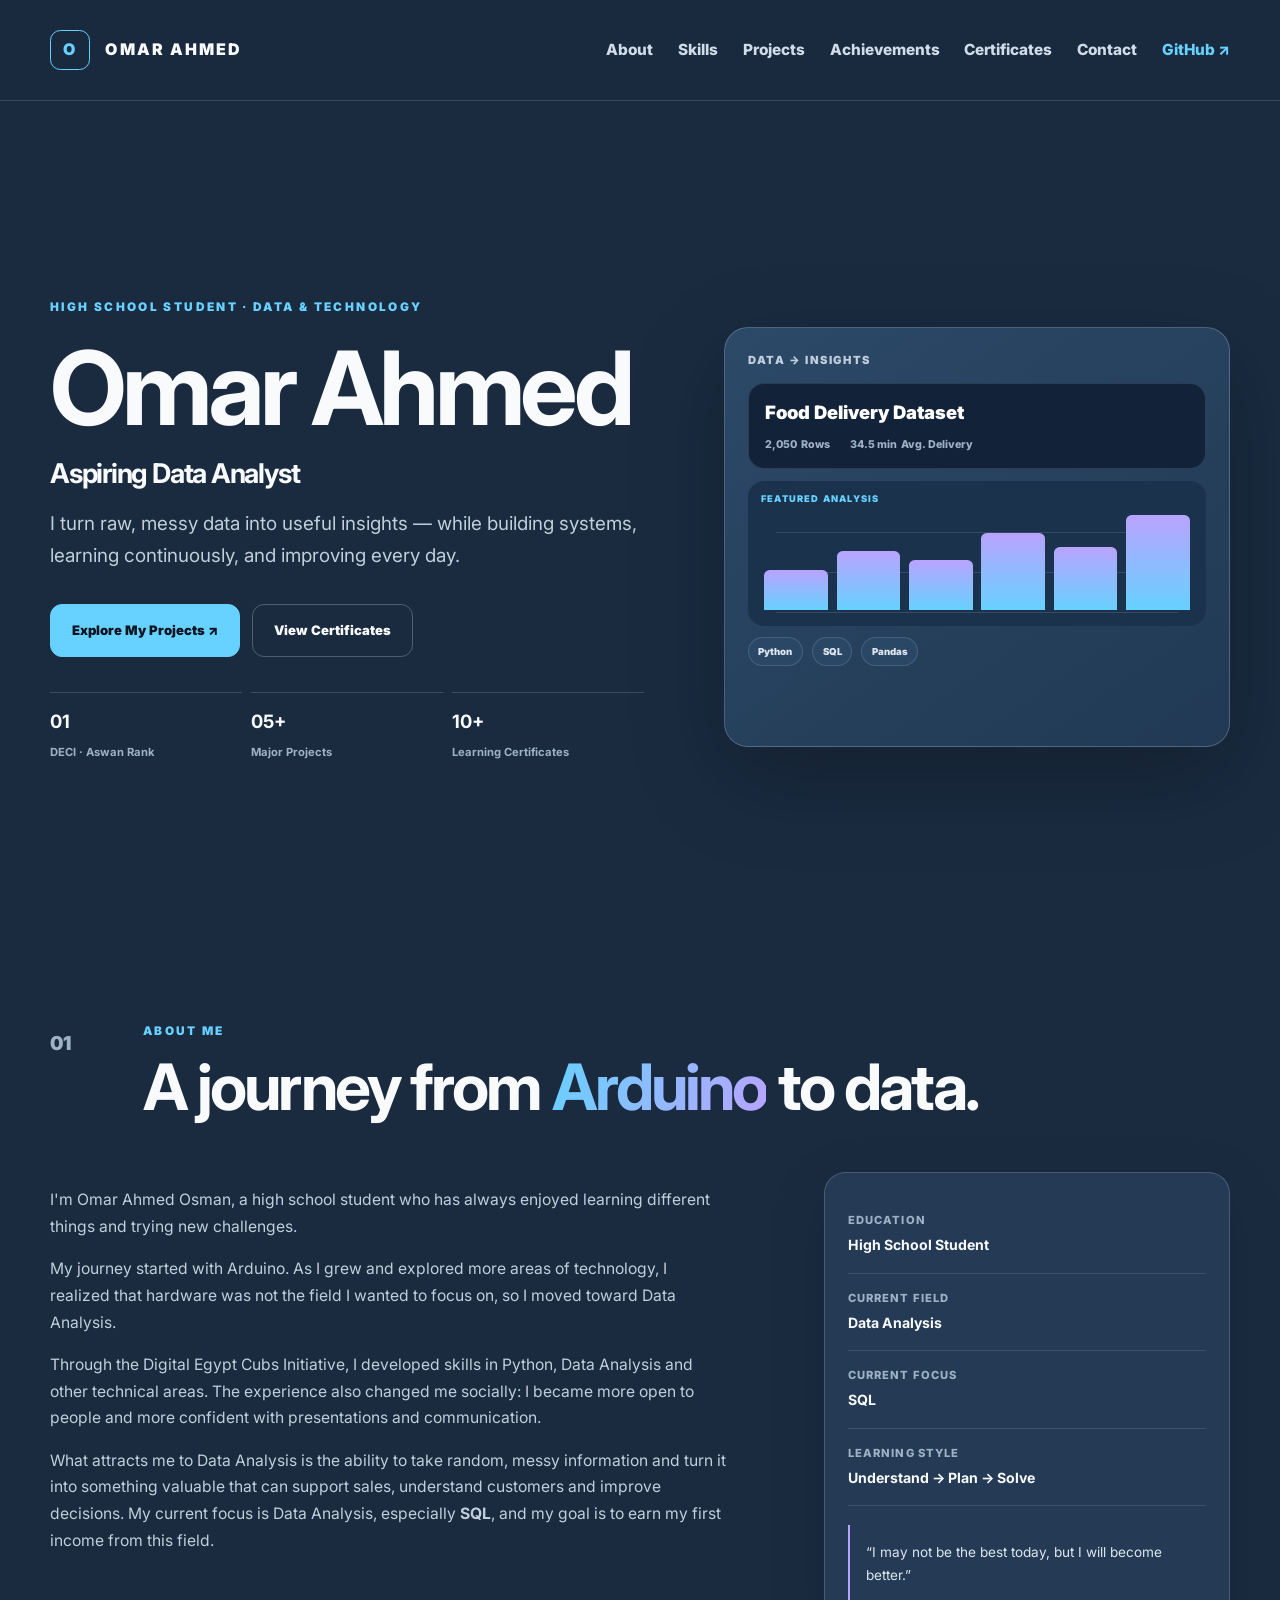
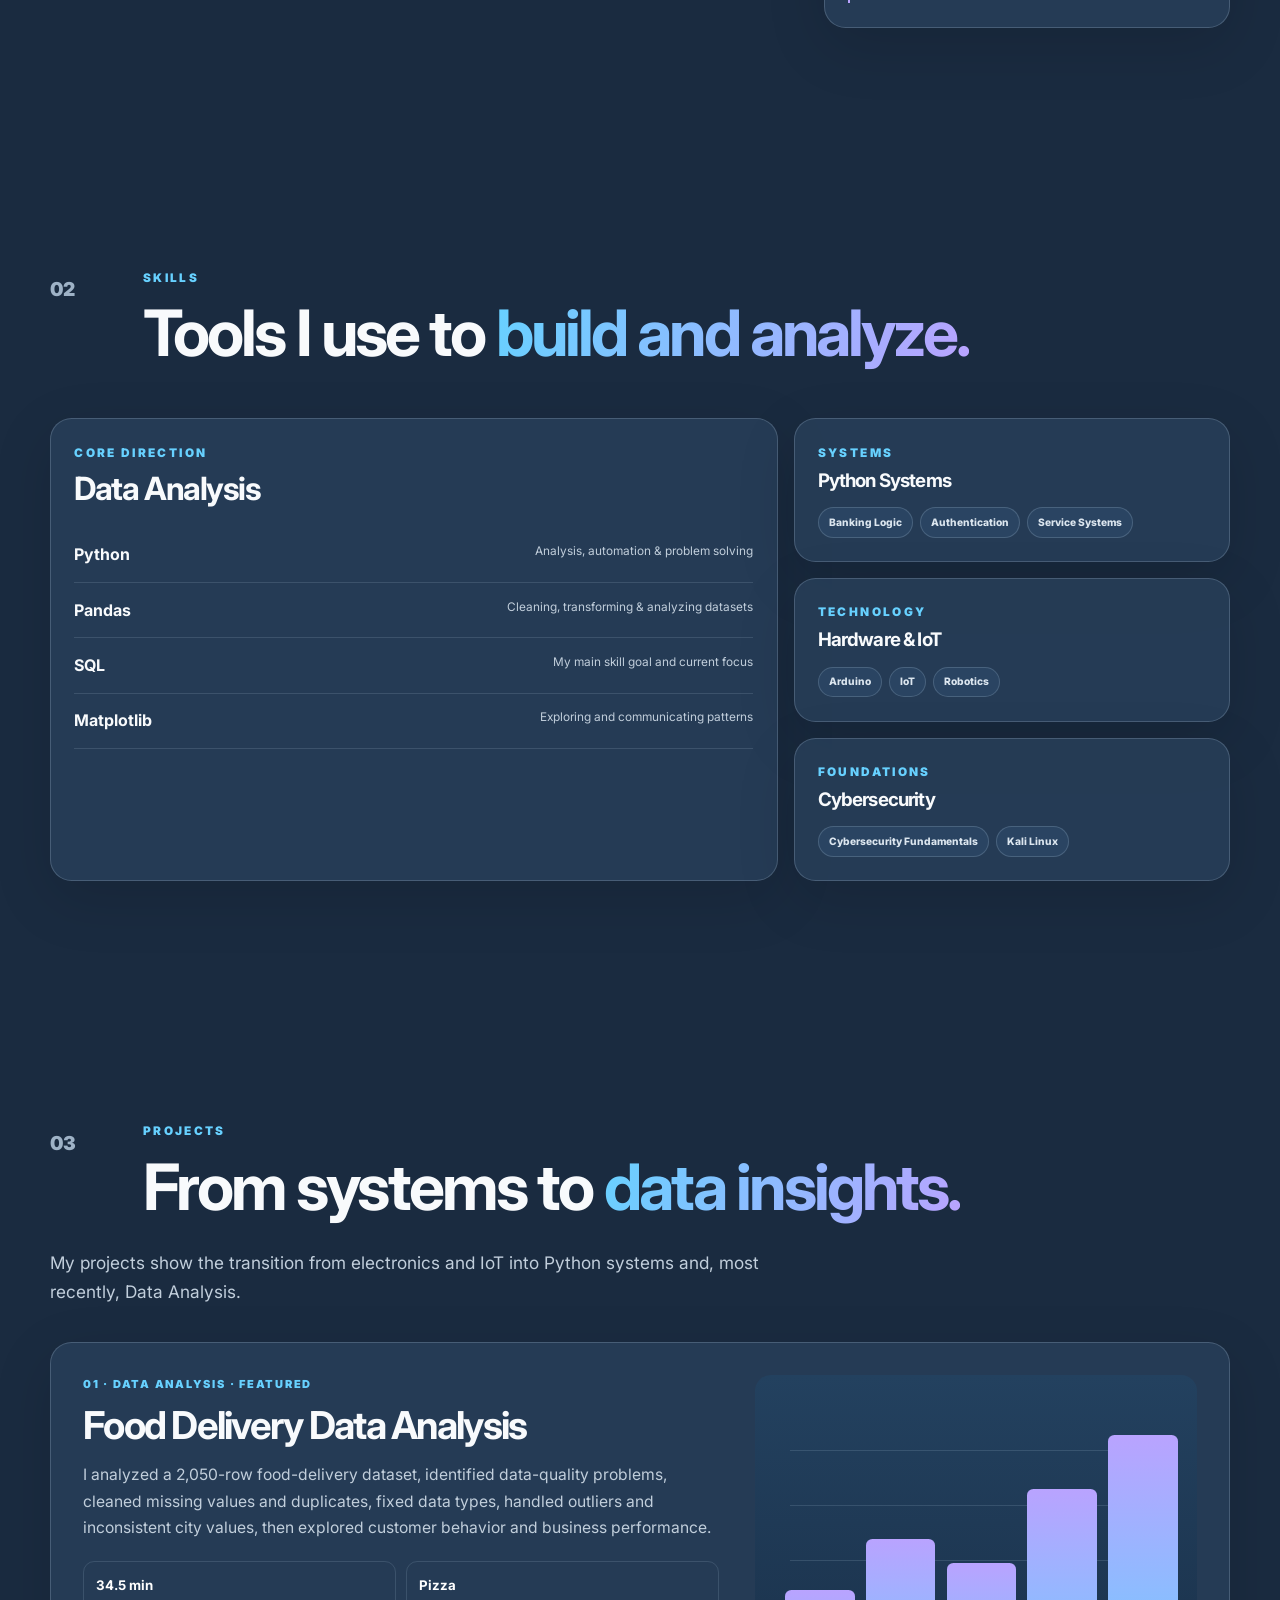
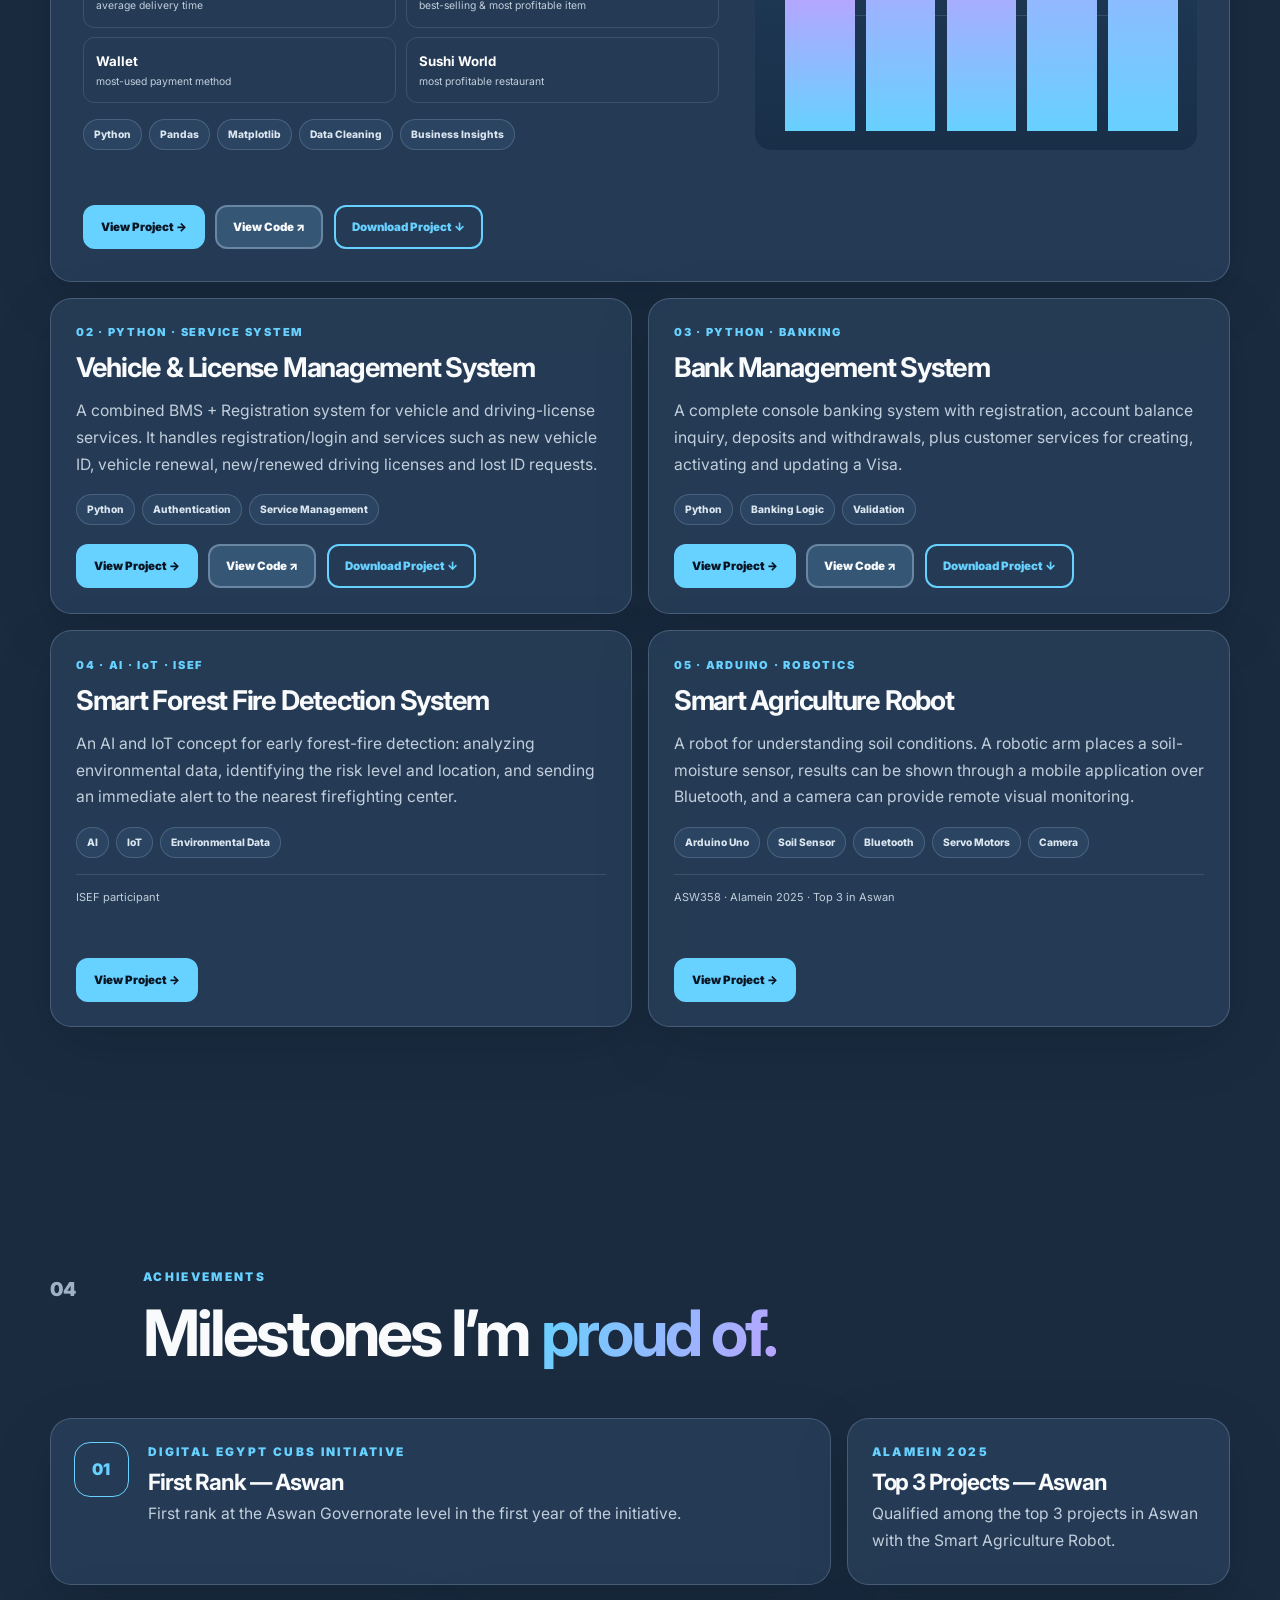
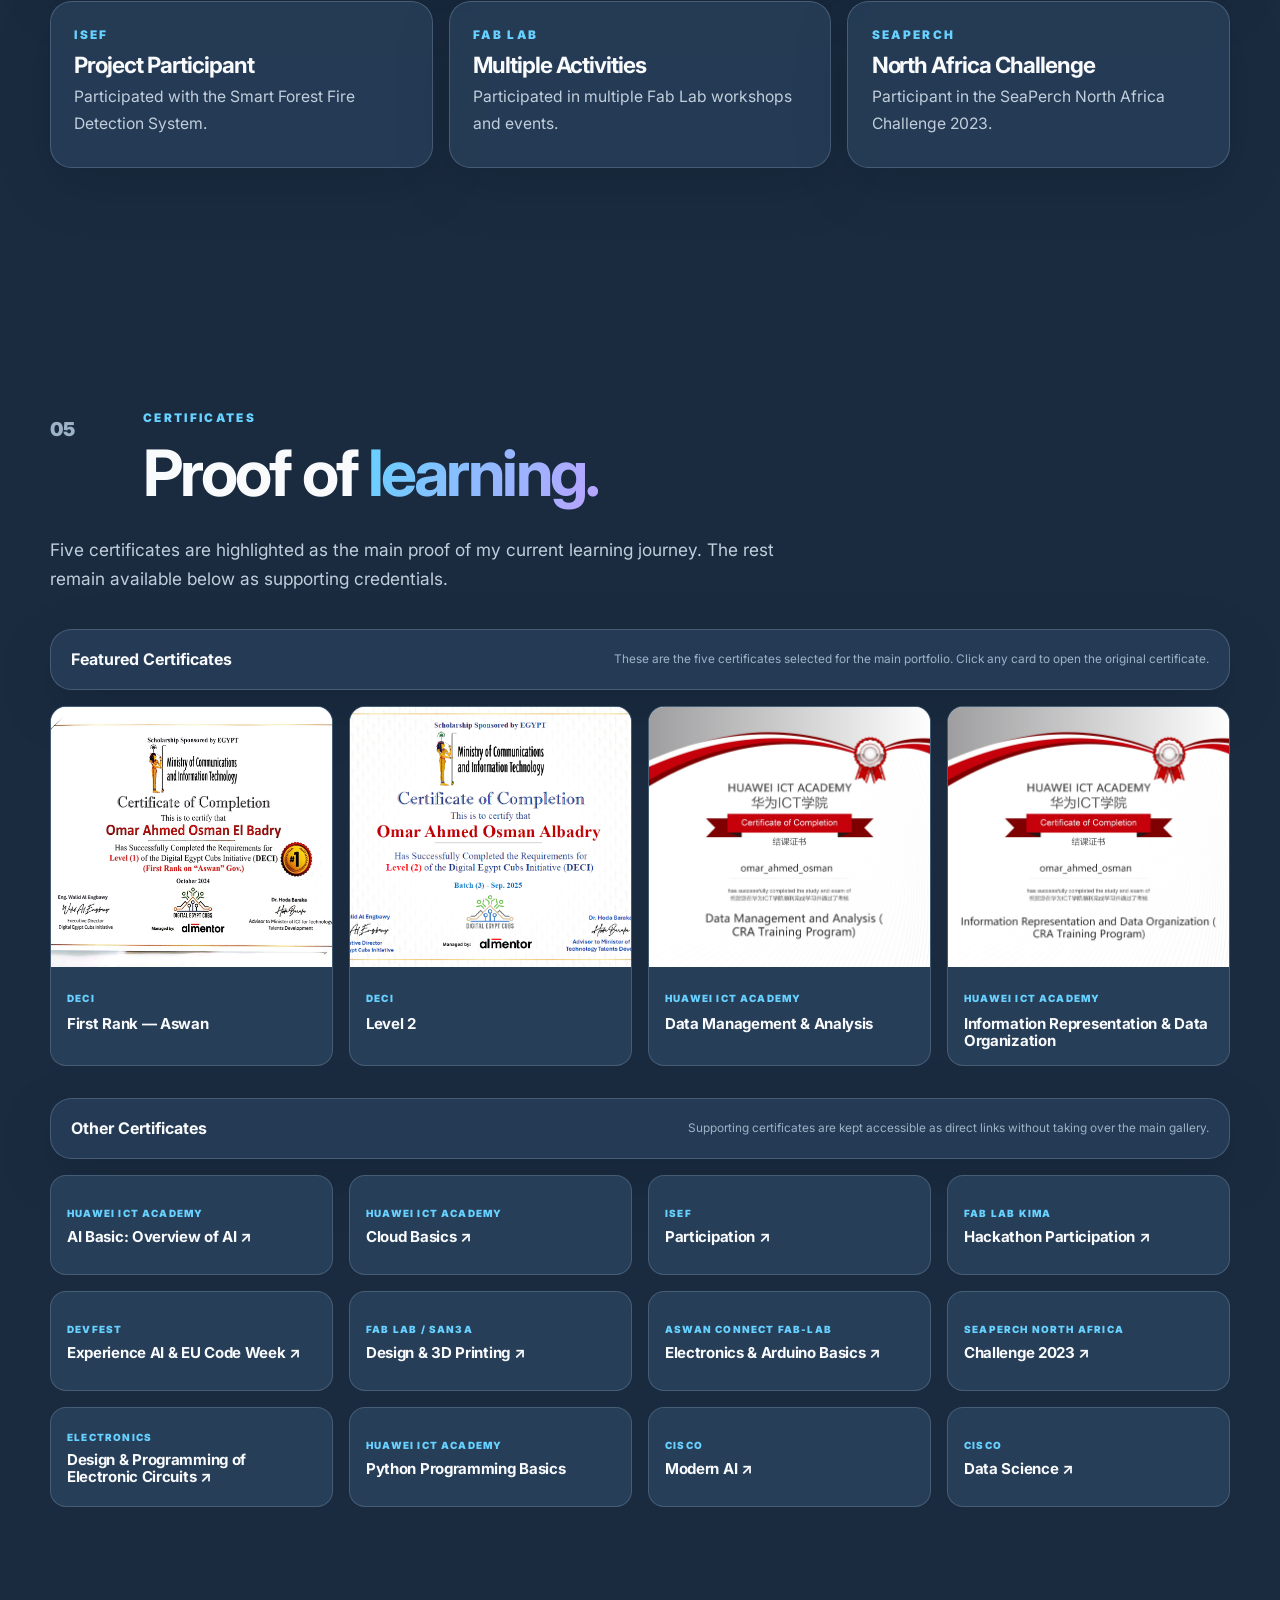
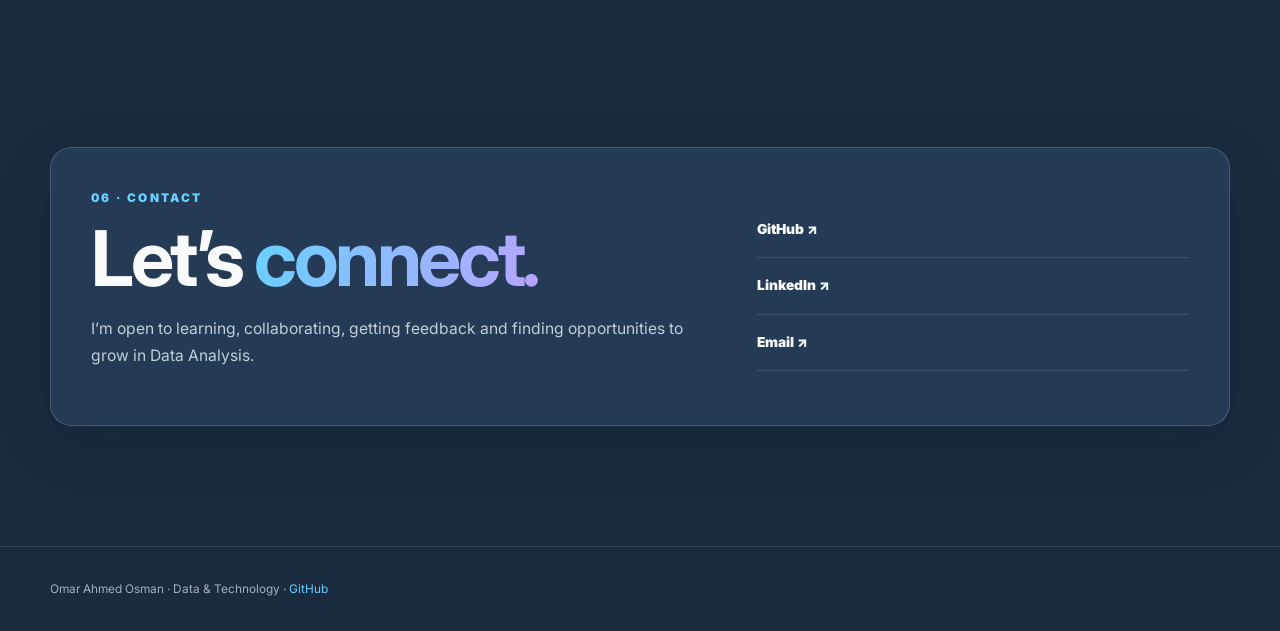
<file: index.html>
<!doctype html>
<html lang="en">
<head>
  <meta charset="utf-8">
  <meta name="viewport" content="width=device-width,initial-scale=1">
  <meta name="description" content="Omar Ahmed Osman — aspiring Data Analyst and high school student portfolio">
  <meta name="theme-color" content="#08111f">
  <title>Omar Ahmed Osman | Data & Technology</title>
  <link rel="preconnect" href="https://fonts.googleapis.com">
  <link rel="preconnect" href="https://fonts.gstatic.com" crossorigin>
  <link href="https://fonts.googleapis.com/css2?family=Inter:wght@400;500;600;700;800;900&display=swap" rel="stylesheet">
  <link rel="stylesheet" href="style.css">
</head>
<body>
  <div id="scroll-progress"></div>
  <header>
    <div class="wrap nav">
      <a class="brand" href="#hero"><span>O</span> OMAR AHMED</a>
      <button id="menu" aria-label="Open navigation" aria-expanded="false">☰</button>
      <nav id="nav">
        <a href="#about">About</a>
        <a href="#skills">Skills</a>
        <a href="#projects">Projects</a>
        <a href="#achievements">Achievements</a>
        <a href="#certificates">Certificates</a>
        <a href="#contact">Contact</a>
        <a class="nav-github" href="https://github.com/Omar-270" target="_blank" rel="noreferrer">GitHub ↗</a>
      </nav>
    </div>
  </header>

  <main>
    <section class="hero wrap" id="hero">
      <div class="hero-copy">
        <div class="eyebrow">HIGH SCHOOL STUDENT · DATA & TECHNOLOGY</div>
        <h1>Omar Ahmed<br><em>Osman</em></h1>
        <h2>Aspiring Data Analyst</h2>
        <p class="lead">I turn raw, messy data into useful insights — while building systems, learning continuously, and improving every day.</p>
        <div class="actions">
          <a class="btn primary" href="#projects">Explore My Projects ↗</a>
          <a class="btn" href="#certificates">View Certificates</a>
        </div>
        <div class="hero-stats">
          <div><strong>01</strong><span>DECI · Aswan Rank</span></div>
          <div><strong>05+</strong><span>Major Projects</span></div>
          <div><strong>10+</strong><span>Learning Certificates</span></div>
        </div>
      </div>
      <div class="hero-card">
        <div class="card-label">DATA → INSIGHTS</div>
        <div class="terminal">
          <p><span>$</span> load_dataset()</p>
          <p><span>$</span> clean_data()</p>
          <p><span>$</span> analyze()</p>
          <p><span>$</span> find_insights()</p>
          <p class="success">✓ business_value = True</p>
        </div>
        <div class="chart"><i></i><i></i><i></i><i></i><i></i><i></i></div>
        <div class="floating-tag one">Python</div>
        <div class="floating-tag two">SQL</div>
        <div class="floating-tag three">Pandas</div>
      </div>
    </section>

    <section class="wrap section" id="about">
      <div class="section-heading"><span>01</span><div><div class="eyebrow">ABOUT ME</div><h2>A journey from <em>Arduino</em> to data.</h2></div></div>
      <div class="two">
        <div>
          <p class="lead">I'm Omar Ahmed Osman, a high school student who has always enjoyed learning different things and trying new challenges.</p>
          <p>My journey started with Arduino. As I grew and explored more areas of technology, I realized that hardware was not the field I wanted to focus on, so I moved toward Data Analysis.</p>
          <p>Through the Digital Egypt Cubs Initiative, I developed skills in Python, Data Analysis and other technical areas. The experience also changed me socially: I became more open to people and more confident with presentations and communication.</p>
          <p>What attracts me to Data Analysis is the ability to take random, messy information and turn it into something valuable that can support sales, understand customers and improve decisions. My current focus is Data Analysis, especially <strong>SQL</strong>, and my goal is to earn my first income from this field.</p>
        </div>
        <aside class="panel profile-panel">
          <div class="profile-row"><span>Education</span><strong>High School Student</strong></div>
          <div class="profile-row"><span>Current Field</span><strong>Data Analysis</strong></div>
          <div class="profile-row"><span>Current Focus</span><strong>SQL</strong></div>
          <div class="profile-row"><span>Learning Style</span><strong>Understand → Plan → Solve</strong></div>
          <blockquote>“I may not be the best today, but I will become better.”</blockquote>
        </aside>
      </div>
    </section>

    <section class="wrap section" id="skills">
      <div class="section-heading"><span>02</span><div><div class="eyebrow">SKILLS</div><h2>Tools I use to <em>build and analyze.</em></h2></div></div>
      <div class="skill-grid">
        <article class="panel featured-skill">
          <div class="mini-label">CORE DIRECTION</div><h3>Data Analysis</h3>
          <div class="skill"><b>Python</b><span>Analysis, automation & problem solving</span></div>
          <div class="skill"><b>Pandas</b><span>Cleaning, transforming & analyzing datasets</span></div>
          <div class="skill"><b>SQL</b><span>My main skill goal and current focus</span></div>
          <div class="skill"><b>Matplotlib</b><span>Exploring and communicating patterns</span></div>
        </article>
        <div class="skill-stack">
          <article class="panel"><div class="mini-label">SYSTEMS</div><h3>Python Systems</h3><div class="tags"><span>Banking Logic</span><span>Authentication</span><span>Service Systems</span></div></article>
          <article class="panel"><div class="mini-label">TECHNOLOGY</div><h3>Hardware & IoT</h3><div class="tags"><span>Arduino</span><span>IoT</span><span>Robotics</span></div></article>
          <article class="panel"><div class="mini-label">FOUNDATIONS</div><h3>Cybersecurity</h3><div class="tags"><span>Cybersecurity Fundamentals</span><span>Kali Linux</span></div></article>
        </div>
      </div>
    </section>

    <section class="wrap section" id="projects">
      <div class="section-heading"><span>03</span><div><div class="eyebrow">PROJECTS</div><h2>From systems to <em>data insights.</em></h2></div></div>
      <p class="section-intro">My projects show the transition from electronics and IoT into Python systems and, most recently, Data Analysis.</p>

      <article class="project featured-project">
        <div>
          <div class="project-number">01 · DATA ANALYSIS · FEATURED</div>
          <h3>Food Delivery Data Analysis</h3>
          <p>I analyzed a 2,050-row food-delivery dataset, identified data-quality problems, cleaned missing values and duplicates, fixed data types, handled outliers and inconsistent city values, then explored customer behavior and business performance.</p>
          <div class="insight-grid">
            <span><b>34.5 min</b>average delivery time</span>
            <span><b>Pizza</b>best-selling & most profitable item</span>
            <span><b>Wallet</b>most-used payment method</span>
            <span><b>Sushi World</b>most profitable restaurant</span>
          </div>
          <div class="tags"><span>Python</span><span>Pandas</span><span>Matplotlib</span><span>Data Cleaning</span><span>Business Insights</span></div>
          <a class="project-link" href="https://github.com/Omar-270/My-New-Portfolio" target="_blank" rel="noreferrer">View Portfolio Repository ↗</a>
        </div>
        <div class="data-visual"><div class="axis"></div><i></i><i></i><i></i><i></i><i></i></div>
      </article>

      <div class="project-grid">
        <article class="project">
          <div class="project-number">02 · PYTHON · SERVICE SYSTEM</div><h3>Vehicle & License Management System</h3>
          <p>A combined BMS + Registration system for vehicle and driving-license services. It handles registration/login and services such as new vehicle ID, vehicle renewal, new/renewed driving licenses and lost ID requests.</p>
          <div class="tags"><span>Python</span><span>Authentication</span><span>Service Management</span></div>
          <a class="project-link" href="https://github.com/Omar-270/My-New-Portfolio" target="_blank" rel="noreferrer">Source in portfolio repo ↗</a>
        </article>
        <article class="project">
          <div class="project-number">03 · PYTHON · BANKING</div><h3>Bank Management System</h3>
          <p>A complete console banking system with registration, account balance inquiry, deposits and withdrawals, plus customer services for creating, activating and updating a Visa.</p>
          <div class="tags"><span>Python</span><span>Banking Logic</span><span>Validation</span></div>
          <a class="project-link" href="https://github.com/Omar-270/My-New-Portfolio" target="_blank" rel="noreferrer">Source in portfolio repo ↗</a>
        </article>
        <article class="project">
          <div class="project-number">04 · AI · IoT · ISEF</div><h3>Smart Forest Fire Detection System</h3>
          <p>An AI and IoT concept for early forest-fire detection: analyzing environmental data, identifying the risk level and location, and sending an immediate alert to the nearest firefighting center.</p>
          <div class="tags"><span>AI</span><span>IoT</span><span>Environmental Data</span></div>
          <footer>ISEF participant</footer>
        </article>
        <article class="project">
          <div class="project-number">05 · ARDUINO · ROBOTICS</div><h3>Smart Agriculture Robot</h3>
          <p>A robot for understanding soil conditions. A robotic arm places a soil-moisture sensor, results can be shown through a mobile application over Bluetooth, and a camera can provide remote visual monitoring.</p>
          <div class="tags"><span>Arduino Uno</span><span>Soil Sensor</span><span>Bluetooth</span><span>Servo Motors</span><span>Camera</span></div>
          <footer>ASW358 · Alamein 2025 · Top 3 in Aswan</footer>
        </article>
      </div>
    </section>

    <section class="wrap section" id="achievements">
      <div class="section-heading"><span>04</span><div><div class="eyebrow">ACHIEVEMENTS</div><h2>Milestones I’m <em>proud of.</em></h2></div></div>
      <div class="achievement-grid">
        <article class="panel achievement-main"><div class="achievement-icon">01</div><div><div class="mini-label">DIGITAL EGYPT CUBS INITIATIVE</div><h3>First Rank — Aswan</h3><p>First rank at the Aswan Governorate level in the first year of the initiative.</p></div></article>
        <article class="panel"><div class="mini-label">ALAMEIN 2025</div><h3>Top 3 Projects — Aswan</h3><p>Qualified among the top 3 projects in Aswan with the Smart Agriculture Robot.</p></article>
        <article class="panel"><div class="mini-label">ISEF</div><h3>Project Participant</h3><p>Participated with the Smart Forest Fire Detection System.</p></article>
        <article class="panel"><div class="mini-label">FAB LAB</div><h3>Multiple Activities</h3><p>Participated in multiple Fab Lab workshops and events.</p></article>
        <article class="panel"><div class="mini-label">SEAPERCH</div><h3>North Africa Challenge</h3><p>Participant in the SeaPerch North Africa Challenge 2023.</p></article>
      </div>
    </section>

    <section class="wrap section" id="certificates">
      <div class="section-heading"><span>05</span><div><div class="eyebrow">CERTIFICATES</div><h2>Proof of <em>learning.</em></h2></div></div>
      <p class="section-intro">Five certificates are highlighted as the main proof of my current learning journey. The rest remain available below as supporting credentials.</p>

      <div class="certificate-note panel"><strong>Featured Certificates</strong><span>These are the five certificates selected for the main portfolio. Click any card to open the original certificate.</span></div>
      <div class="cert-grid">
        <a class="certificate" href="certificates/Firs_on_aswan_deci_1.jpeg" target="_blank" rel="noreferrer"><img src="certificates/Firs_on_aswan_deci_1.jpeg" alt="DECI first rank on Aswan certificate"><div><span>DECI</span><h3>First Rank — Aswan</h3></div></a>
        <a class="certificate" href="certificates/DECI_2.jpg.png" target="_blank" rel="noreferrer"><div style="height:260px;display:grid;place-items:center;background:linear-gradient(145deg,#101d31,#0a1322);color:#38bdf8;font-size:2rem;font-weight:900">PDF</div><div><span>DECI</span><h3>Level 2</h3></div></a>
        <a class="certificate" href="certificates/Python_programing_basics.jpeg" target="_blank" rel="noreferrer"><img src="certificates/Python_programing_basics.jpeg" alt="Huawei Python Programming Basics certificate"><div><span>HUAWEI ICT ACADEMY</span><h3>Python Programming Basics</h3></div></a>
        <a class="certificate" href="certificates/Data%20management%20and%20analysis.jpeg" target="_blank" rel="noreferrer"><img src="certificates/Data%20management%20and%20analysis.jpeg" alt="Huawei Data Management and Analysis certificate"><div><span>HUAWEI ICT ACADEMY</span><h3>Data Management & Analysis</h3></div></a>
        <a class="certificate" href="certificates/information%20organization.jpeg" target="_blank" rel="noreferrer"><img src="certificates/information%20organization.jpeg" alt="Huawei Information Representation and Data Organization certificate"><div><span>HUAWEI ICT ACADEMY</span><h3>Information Representation & Data Organization</h3></div></a>
      </div>

      <div class="certificate-note panel" style="margin-top:2rem"><strong>Other Certificates</strong><span>Supporting certificates are kept accessible as direct links without taking over the main gallery.</span></div>
      <div class="cert-grid">
        <a class="certificate" href="certificates/AI_basics_overview.jpeg" target="_blank" rel="noreferrer"><div><span>HUAWEI ICT ACADEMY</span><h3>AI Basic: Overview of AI ↗</h3></div></a>
        <a class="certificate" href="certificates/cloud%20basics.jpeg" target="_blank" rel="noreferrer"><div><span>HUAWEI ICT ACADEMY</span><h3>Cloud Basics ↗</h3></div></a>
        <a class="certificate" href="certificates/certificate10.jpeg" target="_blank" rel="noreferrer"><div><span>ISEF</span><h3>Participation ↗</h3></div></a>
        <a class="certificate" href="certificates/certificate3.jpeg" target="_blank" rel="noreferrer"><div><span>FAB LAB KIMA</span><h3>Hackathon Participation ↗</h3></div></a>
        <a class="certificate" href="certificates/certificate5.jpeg" target="_blank" rel="noreferrer"><div><span>DEVFEST</span><h3>Experience AI & EU Code Week ↗</h3></div></a>
        <a class="certificate" href="certificates/certificate6.jpeg" target="_blank" rel="noreferrer"><div><span>FAB LAB / SAN3A</span><h3>Design & 3D Printing ↗</h3></div></a>
        <a class="certificate" href="certificates/certificate7.jpeg" target="_blank" rel="noreferrer"><div><span>ASWAN CONNECT FAB-LAB</span><h3>Electronics & Arduino Basics ↗</h3></div></a>
        <a class="certificate" href="certificates/certificate8.jpeg" target="_blank" rel="noreferrer"><div><span>SEAPERCH NORTH AFRICA</span><h3>Challenge 2023 ↗</h3></div></a>
        <a class="certificate" href="certificates/certificate9.jpeg" target="_blank" rel="noreferrer"><div><span>ELECTRONICS</span><h3>Design & Programming of Electronic Circuits ↗</h3></div></a>
      </div>
    </section>

    <section class="wrap section" id="contact">
      <div class="contact panel">
        <div><div class="eyebrow">06 · CONTACT</div><h2>Let’s <em>connect.</em></h2><p>I’m open to learning, collaborating, getting feedback and finding opportunities to grow in Data Analysis.</p></div>
        <div class="links">
          <a href="https://github.com/Omar-270" target="_blank" rel="noreferrer">GitHub ↗</a>
          <a href="https://www.linkedin.com/in/omar-ahmed-36085033b/" target="_blank" rel="noreferrer">LinkedIn ↗</a>
          <a href="mailto:omarahmed2011728@gmail.com">Email ↗</a>
        </div>
      </div>
    </section>
  </main>

  <footer><div class="wrap">Omar Ahmed Osman · Data & Technology · <a href="https://github.com/Omar-270" target="_blank" rel="noreferrer">GitHub</a></div></footer>
  <script src="script.js"></script>
</body>
</html>
</file>
<file: style.css>
*{box-sizing:border-box}html{scroll-behavior:smooth}body{margin:0;min-width:320px;background:#1a2b40;color:#f8fafc;font-family:Inter,system-ui,sans-serif;line-height:1.7}a{color:inherit;text-decoration:none}p{color:#c1cedb;font-size:.98rem}h1,h2,h3{line-height:1.08;letter-spacing:-.045em}em{font-style:normal;color:#67d1ff;background:linear-gradient(110deg,#67d1ff,#b9a3ff);-webkit-background-clip:text;background-clip:text;color:transparent}.wrap{width:min(1180px,calc(100% - 2.4rem));margin:auto}.section{padding:7.5rem 0}.eyebrow,.mini-label{color:#67d1ff;font-size:.74rem;font-weight:900;letter-spacing:.2em;text-transform:uppercase}.section-heading{display:grid;grid-template-columns:4.8rem 1fr;gap:1rem;align-items:start;margin-bottom:3.2rem;text-align:left}.section-heading>span{font-size:1.2rem;font-weight:900;color:#9eb2c6;padding-top:.35rem}.section-heading h2{font-size:clamp(2.7rem,5vw,4.9rem);margin:.65rem 0 0;max-width:900px}.section-intro{max-width:780px;font-size:1.08rem;margin:-1.5rem 0 2.2rem}.panel,.project{border:1px solid rgba(190,213,235,.22);border-radius:1.35rem;background:rgba(39,62,88,.88);box-shadow:0 18px 60px rgba(0,0,0,.13)}header{position:sticky;top:0;z-index:10;background:rgba(26,43,64,.95);backdrop-filter:blur(18px);border-bottom:1px solid rgba(190,213,235,.18)}.nav{min-height:6.25rem;display:flex;align-items:center;justify-content:space-between}.brand{font-weight:900;letter-spacing:.13em;font-size:1rem}.brand span{display:inline-grid;place-items:center;width:2.5rem;height:2.5rem;margin-right:.65rem;border:1px solid #67d1ff;border-radius:.65rem;color:#67d1ff}nav{display:flex;gap:1.55rem;align-items:center;color:#d0dce8;font-size:.96rem;font-weight:800}nav a:hover{color:#fff}.nav-github{color:#67d1ff}#menu{display:none;background:none;border:0;color:#fff;font-size:1.4rem}.hero{min-height:calc(100vh - 6.25rem);display:grid;grid-template-columns:1.08fr .92fr;align-items:center;gap:5rem;padding-top:4.5rem}.hero-copy{text-align:left}.hero h1{font-size:0;margin:1rem 0}.hero h1::after{content:'Omar Ahmed';font-size:clamp(3.8rem,8vw,7rem);line-height:1.08;letter-spacing:-.045em}.hero h2{font-size:1.7rem;margin:0}.hero .lead{font-size:1.18rem;max-width:690px}.actions{display:flex;gap:.8rem;flex-wrap:wrap;margin:2rem 0}.btn{padding:.9rem 1.3rem;border:1px solid rgba(190,213,235,.3);border-radius:.75rem;font-weight:900;font-size:.82rem}.btn.primary{background:#67d1ff;color:#081421;border-color:#67d1ff}.hero-stats{display:grid;grid-template-columns:repeat(3,1fr);gap:.6rem;margin-top:2.2rem;max-width:700px}.hero-stats div{padding:.8rem 0;border-top:1px solid rgba(190,213,235,.2)}.hero-stats strong{display:block;font-size:1.15rem}.hero-stats span{color:#9eb2c6;font-size:.7rem;font-weight:700}.hero-card{position:relative;padding:1.45rem;border:1px solid rgba(190,213,235,.25);border-radius:1.5rem;background:linear-gradient(145deg,#2c4968,#213953);box-shadow:0 30px 90px rgba(0,0,0,.25);min-height:420px}.hero-card .card-label{color:#c1cedb;font-size:.7rem;font-weight:900;letter-spacing:.14em}.hero-card .terminal{margin-top:.8rem;padding:1rem;border-radius:1rem;background:#122238;border:1px solid rgba(190,213,235,.15);font:600 .74rem/1.4 Inter,system-ui,sans-serif}.hero-card .terminal p{display:none}.hero-card .terminal:before{content:'Food Delivery Dataset\A';white-space:pre;font-size:1.15rem;font-weight:900;color:#fff}.hero-card .terminal:after{content:'2,050  Rows          34.5 min  Avg. Delivery';display:block;white-space:pre-wrap;margin-top:.7rem;color:#9eb2c6;font-size:.67rem;font-weight:800}.hero-card .chart{height:145px;margin-top:.75rem;padding:1rem;background:#1b324c;border-radius:1rem;display:flex;align-items:end;gap:.55rem;position:relative;overflow:hidden}.hero-card .chart:before{content:'FEATURED ANALYSIS';position:absolute;top:.65rem;left:.8rem;color:#67d1ff;font-size:.58rem;font-weight:900;letter-spacing:.13em;z-index:2}.hero-card .chart:after{content:'';position:absolute;left:6%;right:6%;top:35%;height:1px;background:rgba(190,213,235,.15);box-shadow:0 40px rgba(190,213,235,.15),0 80px rgba(190,213,235,.15)}.hero-card .chart i{position:relative;z-index:1;flex:1;border-radius:.35rem .35rem 0 0;background:linear-gradient(#b9a3ff,#67d1ff)}.hero-card .chart i:nth-child(1){height:35%}.hero-card .chart i:nth-child(2){height:52%}.hero-card .chart i:nth-child(3){height:44%}.hero-card .chart i:nth-child(4){height:68%}.hero-card .chart i:nth-child(5){height:56%}.hero-card .chart i:nth-child(6){height:84%}.hero-card .floating-tag{position:static;display:inline-block;margin:.7rem .35rem 0 0;padding:.34rem .58rem;border:1px solid rgba(190,213,235,.18);border-radius:999px;background:rgba(48,78,109,.55);color:#dce6ef;font-size:.6rem;font-weight:900}.hero-card .floating-tag.one:before{content:'Python'}.hero-card .floating-tag.two:before{content:'SQL'}.hero-card .floating-tag.three:before{content:'Pandas'}.hero-card .floating-tag{font-size:0}.hero-card .floating-tag:before{font-size:.6rem}.two{display:grid;grid-template-columns:1.25fr .75fr;gap:6rem}.profile-panel{padding:1.45rem}.profile-row{padding:.95rem 0;border-bottom:1px solid rgba(190,213,235,.15)}.profile-row span{display:block;color:#9eb2c6;font-size:.7rem;font-weight:800;text-transform:uppercase;letter-spacing:.1em}.profile-row strong{display:block;margin-top:.2rem;font-size:.88rem}blockquote{margin:1.2rem 0 0;padding:1rem;border-left:2px solid #b9a3ff;color:#dce6ef;font-size:.85rem}.skill-grid{display:grid;grid-template-columns:1.25fr .75fr;gap:1rem}.skill-grid>div{display:grid;gap:1rem}.panel{padding:1.45rem}.featured-skill h3{font-size:2rem;margin:.6rem 0 1.3rem}.skill{display:flex;justify-content:space-between;gap:1rem;padding:.85rem 0;border-bottom:1px solid rgba(190,213,235,.15)}.skill span{color:#c1cedb;font-size:.74rem;text-align:right}.skill-stack{display:grid;gap:1rem}.skill-stack h3{margin:.5rem 0 1rem}.tags{display:flex;gap:.45rem;flex-wrap:wrap;margin-top:1rem}.tags span{padding:.36rem .62rem;border:1px solid rgba(190,213,235,.2);border-radius:999px;color:#dce6ef;background:rgba(48,78,109,.55);font-size:.64rem;font-weight:800}.project{padding:1.55rem}.featured-project{display:grid;grid-template-columns:1.18fr .82fr;gap:2.2rem;padding:2rem;margin-bottom:1rem}.project-number{color:#67d1ff;font-size:.69rem;font-weight:900;letter-spacing:.16em}.project h3{font-size:1.7rem;margin:.7rem 0}.featured-project h3{font-size:2.4rem}.project-link{display:inline-block;margin-top:1.2rem;color:#67d1ff;font-size:.76rem;font-weight:900}.project footer{margin-top:1rem;padding-top:.8rem;border-top:1px solid rgba(190,213,235,.15);color:#c1cedb;font-size:.69rem}.project-grid{display:grid;grid-template-columns:repeat(2,1fr);gap:1rem}.project-actions{display:flex;gap:.65rem;flex-wrap:wrap;margin-top:1.25rem}.project-actions a,.project-actions button{display:inline-flex;align-items:center;justify-content:center;min-height:44px;padding:.72rem 1.05rem;border:2px solid rgba(190,213,235,.38);border-radius:.75rem;background:#355675;color:#fff;font:900 .76rem Inter,system-ui,sans-serif;cursor:pointer;transition:transform .18s,background .18s,border-color .18s,box-shadow .18s}.project-actions a:hover,.project-actions button:hover{transform:translateY(-2px);background:#466f95;border-color:#67d1ff;box-shadow:0 8px 24px rgba(0,0,0,.2)}.project-actions .primary-action{background:#67d1ff;color:#081421;border-color:#67d1ff}.project-actions .primary-action:hover{background:#8bdcff;border-color:#8bdcff}.project-actions .download-action{background:transparent;color:#67d1ff;border-color:#67d1ff}.project-actions .download-action:hover{background:rgba(103,209,255,.12)}.insight-grid{display:grid;grid-template-columns:repeat(2,1fr);gap:.6rem;margin-top:1.2rem}.insight-grid span{padding:.75rem;border:1px solid rgba(190,213,235,.15);border-radius:.7rem;color:#c1cedb;font-size:.65rem}.insight-grid b{display:block;color:#fff;font-size:.83rem}.data-visual{display:flex;align-items:end;gap:.7rem;min-height:300px;padding:1.2rem;border-radius:1rem;background:linear-gradient(180deg,#23415f,#192f48);position:relative;overflow:hidden}.data-visual:before{content:'';position:absolute;left:8%;right:8%;top:20%;height:1px;background:rgba(190,213,235,.15);box-shadow:0 55px rgba(190,213,235,.15),0 110px rgba(190,213,235,.15),0 165px rgba(190,213,235,.15)}.data-visual i{position:relative;z-index:1;flex:1;border-radius:.4rem .4rem 0 0;background:linear-gradient(#b9a3ff,#67d1ff)}.data-visual i:nth-of-type(1){height:42%}.data-visual i:nth-of-type(2){height:57%}.data-visual i:nth-of-type(3){height:50%}.data-visual i:nth-of-type(4){height:72%}.data-visual i:nth-of-type(5){height:88%}.achievement-grid{display:grid;grid-template-columns:repeat(12,1fr);gap:1rem}.achievement-grid .panel{grid-column:span 4}.achievement-main{grid-column:span 8!important;display:flex;gap:1.2rem;align-items:flex-start}.achievement-icon{display:grid;place-items:center;min-width:3.4rem;height:3.4rem;border:1px solid #67d1ff;border-radius:1rem;color:#67d1ff;font-weight:900}.achievement-grid h3{margin:.45rem 0;font-size:1.4rem}.achievement-grid p{margin:.4rem 0}.certificate-note{display:flex;justify-content:space-between;gap:2rem;align-items:center;margin-bottom:1rem;padding:1rem 1.25rem}.certificate-note span{color:#9eb2c6;font-size:.74rem}.cert-grid{display:grid;grid-template-columns:repeat(4,1fr);gap:1rem}.certificate{overflow:hidden;border:1px solid rgba(190,213,235,.2);border-radius:1rem;background:#273e58;transition:transform .2s,border-color .2s}.certificate:hover{transform:translateY(-4px);border-color:rgba(103,209,255,.55)}.certificate img{display:block;width:100%;height:260px;object-fit:cover;object-position:top;background:#fff}.certificate div{padding:1rem}.certificate span{color:#67d1ff;font-size:.62rem;font-weight:900;letter-spacing:.12em}.certificate h3{font-size:.94rem;letter-spacing:-.02em;margin:.4rem 0 0}.contact{display:grid;grid-template-columns:1fr .7fr;gap:3rem;padding:2.5rem}.contact h2{font-size:clamp(2.8rem,6vw,4.9rem);margin:.6rem 0}.links{display:flex;flex-direction:column;justify-content:center}.links a{padding:1rem 0;border-bottom:1px solid rgba(190,213,235,.15);font-weight:900;font-size:.86rem}.links a:hover{color:#67d1ff}footer{padding:2rem 0;border-top:1px solid rgba(190,213,235,.15);color:#9eb2c6;font-size:.74rem}footer a{color:#67d1ff}#scroll-progress{position:fixed;top:0;left:0;z-index:99;height:2px;width:0;background:linear-gradient(90deg,#67d1ff,#b9a3ff)}@media(max-width:950px){nav{gap:.8rem}.hero{grid-template-columns:1fr;gap:3rem}.hero-card{max-width:650px}.two,.skill-grid,.featured-project,.contact{grid-template-columns:1fr}.cert-grid{grid-template-columns:repeat(3,1fr)}}@media(max-width:750px){nav{display:none;position:absolute;top:6.25rem;left:0;right:0;padding:1rem;flex-direction:column;background:#1a2b40;border-bottom:1px solid rgba(190,213,235,.18)}nav.open{display:flex}#menu{display:block}.section{padding:5.5rem 0}.project-grid{grid-template-columns:1fr}.project-actions a,.project-actions button{width:100%}.achievement-grid .panel,.achievement-main{grid-column:span 6!important}.cert-grid{grid-template-columns:repeat(2,1fr)}}@media(max-width:560px){.wrap{width:min(100% - 1.4rem,1180px)}.section-heading{grid-template-columns:2.2rem 1fr}.hero{padding-top:3rem}.hero h1::after{font-size:clamp(3rem,16vw,4.5rem)}.hero-stats{grid-template-columns:1fr}.hero-card{min-height:380px}.hero-card .kpis{grid-template-columns:1fr}.insight-grid{grid-template-columns:1fr}.achievement-grid{grid-template-columns:1fr}.achievement-grid .panel,.achievement-main{grid-column:auto!important}.cert-grid{grid-template-columns:1fr}.certificate img{height:360px}.certificate-note{display:block}.certificate-note span{display:block;margin-top:.4rem}.skill{display:block}.skill span{display:block;text-align:left;margin-top:.25rem}.certificate{padding:0}.certificate div{padding:.8rem}.certificate h3{font-size:.8rem}}
</file>
